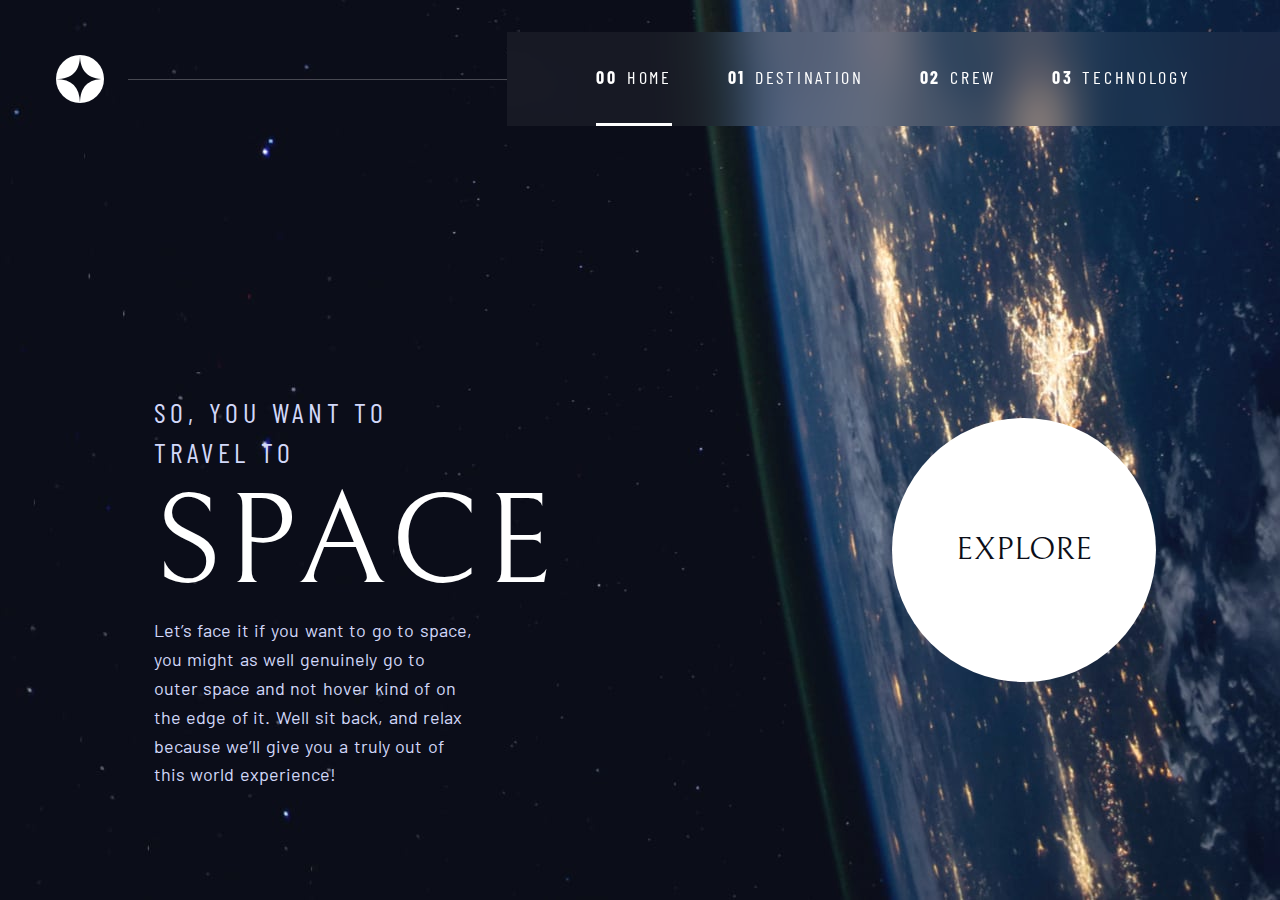
<file: index.html>
<!DOCTYPE html>
<html lang="en">
<head>
  <meta charset="UTF-8">
  <meta name="viewport" content="width=device-width, initial-scale=1.0">

  <link rel="icon" type="image/png" sizes="32x32" href="./assets/favicon-32x32.png">
  <!-- Google fonts -->
  <link rel="preconnect" href="https://fonts.googleapis.com">
  <link rel="preconnect" href="https://fonts.gstatic.com" crossorigin>
  <link href="https://fonts.googleapis.com/css2?family=Barlow+Condensed:wght@400;700&family=Bellefair&family=Barlow:wght@400;700&display=swap"
      rel="stylesheet">
      
  <!-- CSS -->
  <link rel="stylesheet" href="CSS/CSSMain.css">
  <title>Frontend Mentor | Space tourism website</title>
 
</head>


<!-- NAV BAR -->


<body class="home">
  <a class="skip-to-content" href="#main">Skip to content</a>
  <header class="primary-header flex">
    <div>
      <img src="./assets/shared/logo.svg" alt="space tourism logo" class="logo">
    </div>
    <button class="mobile-nav-toggle" aria-controls="primary-navigation"><span class="sr-only" aria-expanded="false">Menu</span></button>
    <nav>
        <ul id="primary-navigation" data-visible="false" class="primary-navigation underline-indicators flex">
            <li class="active"><a class="ff-sans-cond uppercase text-white letter-spacing-2" href="index.html"><span aria-hidden="true">00</span>Home</a>
            <li><a class="ff-sans-cond uppercase text-white letter-spacing-2" href="destination-moon.html"><span aria-hidden="true">01</span>Destination</a>
            <li><a class="ff-sans-cond uppercase text-white letter-spacing-2" href="crew-commander.html"><span aria-hidden="true">02</span>Crew</a>
            <li><a class="ff-sans-cond uppercase text-white letter-spacing-2" href="technology-vehicle.html"><span aria-hidden="true">03</span>Technology</a>
        </ul>
    </nav>
  </header>
  

  <!-- WEBSITE -->
  <main id="main" class="">
    <a href="destination-moon.html">
      <div class="explore-button">
        <a href="destination-moon.html" class="large-button uppercase ff-serif text-dark bg-white">Explore</a>
      </div>
    </a>
    <div class="space-text">
      <h1 class="text-accent fs-500 ff-sans-cond uppercase letter-spacing-1 space-h1">So, you want to travel to
        <span class="d-block fs-900 ff-serif text-white space-title">Space</span></h1>
      
      <p class="text-accent fs-400 ff-sans-normal space-body">Let’s face it if you want to go to space, you might as well genuinely go to 
      outer space and not hover kind of on the edge of it. Well sit back, and relax 
      because we’ll give you a truly out of this world experience! </p>
    </div>
   
  </main>


</body>
 <!-- Java -->
 <script src="JAVA/JavaMain.js" type="text/javascript" defer></script>
</html>
</file>
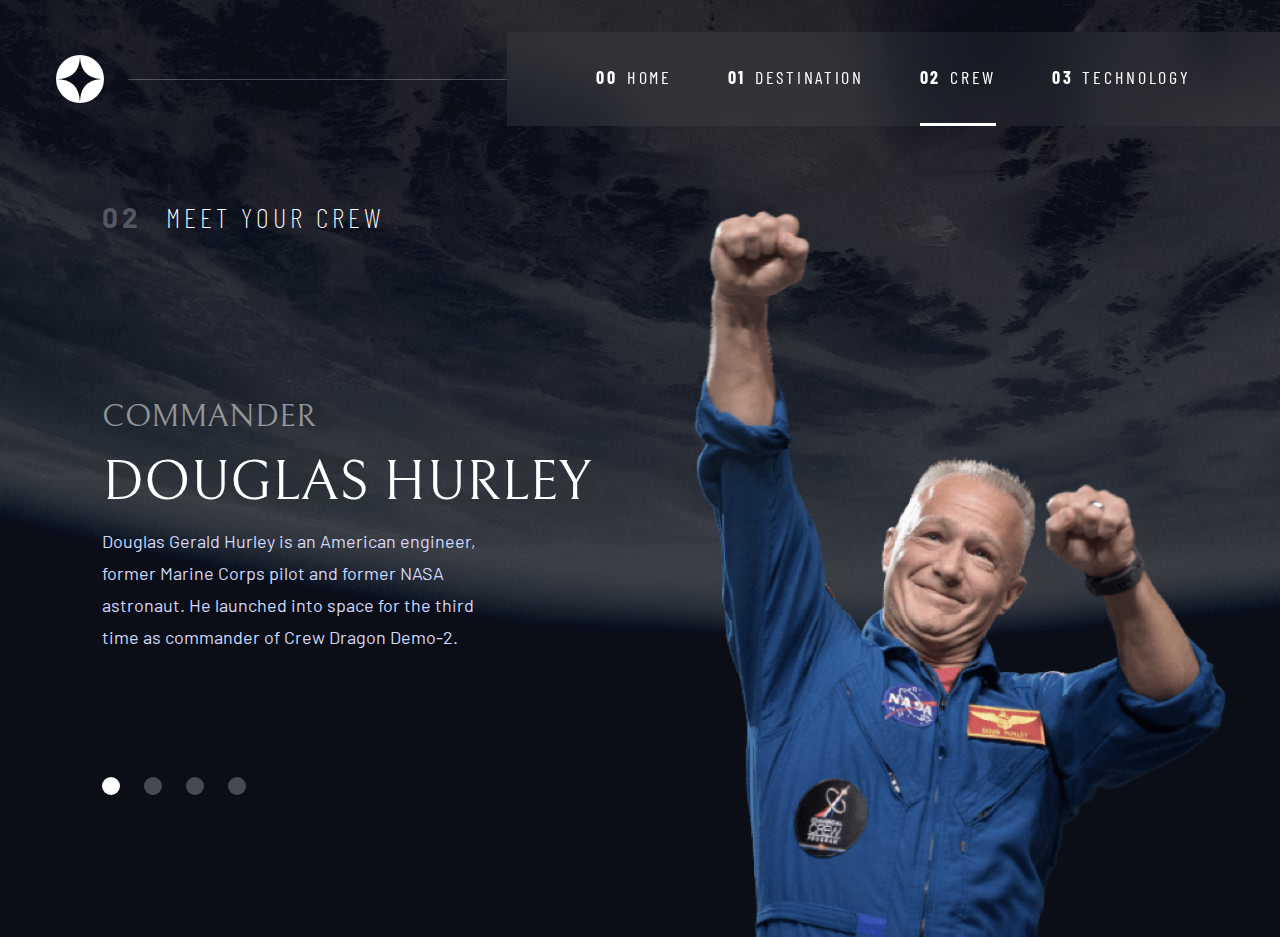
<file: crew-commander.html>
<!DOCTYPE html>
<html lang="en">
  <head>
    <meta charset="UTF-8">
    <meta name="viewport" content="width=device-width, initial-scale=1.0">
  
    <link rel="icon" type="image/png" sizes="32x32" href="./assets/favicon-32x32.png">
    <!-- Google fonts -->
    <link rel="preconnect" href="https://fonts.googleapis.com">
    <link rel="preconnect" href="https://fonts.gstatic.com" crossorigin>
    <link href="https://fonts.googleapis.com/css2?family=Barlow+Condensed:wght@400;700&family=Bellefair&family=Barlow:wght@400;700&display=swap"
        rel="stylesheet">
        
    <!-- Our custom CSS -->
    <link rel="stylesheet" href="CSS/CSSMain.css">
    <title>Frontend Mentor | Space tourism website</title>
   
  </head>


  <!-- NAV BAR -->

<body class="crew">

  <a class="skip-to-content" href="#main">Skip to content</a>
  <header class="primary-header flex">
    <div>
      <img src="./assets/shared/logo.svg" alt="space tourism logo" class="logo">
    </div>
    <button class="mobile-nav-toggle" aria-controls="primary-navigation"><span class="sr-only" aria-expanded="false">Menu</span></button>
    <nav>
        <ul id="primary-navigation" data-visible="false" class="primary-navigation underline-indicators flex">
            <li ><a class="ff-sans-cond uppercase text-white letter-spacing-2" href="index.html"><span aria-hidden="true">00</span>Home</a>
            <li><a class="ff-sans-cond uppercase text-white letter-spacing-2" href="destination-moon.html"><span aria-hidden="true">01</span>Destination</a>
            <li class="active"><a class="ff-sans-cond uppercase text-white letter-spacing-2" href="crew-commander.html"><span aria-hidden="true">02</span>Crew</a>
            <li><a class="ff-sans-cond uppercase text-white letter-spacing-2" href="technology-vehicle.html"><span aria-hidden="true">03</span>Technology</a>
        </ul>
    </nav>
  </header>


  <!-- WEBSITE -->


<main>
  <h1 class="crew-meet"><span class="crew-meet-span" aria-hidden="true">02</span> Meet your crew</h1>
    
  <!-- IMAGES -->

  <!-- COMMANDED IMG -->
  <picture id="commander-img">
      <img class="crew-img" src="assets/crew/image-douglas-hurley.png" alt="Douglas Hurley">
    </picture>

  <!-- SPECIALIST IMG-->
  <picture hidden id="specialist-img">
    <img class="crew-img-2" src="assets/crew/image-mark-shuttleworth.png" alt="mark shuttleworth">
  </picture>

  <!-- PILOT IMG-->
  <picture hidden id="pilot-img">
    <img class="crew-img-3" src="assets/crew/image-victor-glover.png" alt="victor glover">
  </picture>
  <!-- FLIGHT ENGINEER IMG-->
  <picture hidden id="flight-img">
    <img class="crew-img-4" src="assets/crew/image-anousheh-ansari.png" alt="anousheh ansari">
  </picture>

  <hr class="crew-hr">




    <!-- DOT BOX= -->
    <div class="dot-box-container">
      <div class="dot-box dot-focus" role="tablist" aria-label="crew list">
        <button class="dot-button" aria-selected="true" role="tab" aria-controls="commander-tab" tabindex="0" data-image="commander-img"></button>
        <button class="dot-button" aria-selected="false" role="tab" aria-controls="specialist-tab" tabindex="-1" data-image="specialist-img"></button>
        <button class="dot-button" aria-selected="false" role="tab" aria-controls="pilot-tab" tabindex="-1" data-image="pilot-img"></button>
        <button class="dot-button" aria-selected="false" role="tab" aria-controls="flight-tab" tabindex="-1" data-image="flight-img"></button>
      </div>
  </div>



  <!-- WEBSITE CONTENT -->


    <!-- COMMANDER -->
    <article class="crew-group" id="commander-tab" tabindex="0" role="tabpanel">
      <h4 class="crew-title">Commander</h4>
      <h2 class="crew-name">Douglas Hurley</h2>

      <p class="crew-body text-accent">Douglas Gerald Hurley is an American engineer, former Marine Corps pilot 
        and former NASA astronaut. He launched into space for the third time as 
        commander of Crew Dragon Demo-2.</p>
    </article>


    <!-- SPECIALIST -->
    <article class="crew-group" id="specialist-tab" tabindex="-1" role="tabpanel" hidden>
      <h4 class="crew-title">Mission Specialist</h4>
      <h2 class="crew-name">Mark Shuttleworth</h2>

      <p class="crew-body text-accent">Mark Richard Shuttleworth is the founder and CEO of Canonical, the company behind 
        the Linux-based Ubuntu operating system. Shuttleworth became the first South 
        African to travel to space as a space tourist.</p>
    </article>


    <!-- PILOT -->
    <article class="crew-group" id="pilot-tab" tabindex="-1" role="tabpanel" hidden>
      <h4 class="crew-title">Pilot</h4>
      <h2 class="crew-name">Victor Glover</h2>

      <p class="crew-body text-accent">Pilot on the first operational flight of the SpaceX Crew Dragon to the 
        International Space Station. Glover is a commander in the U.S. Navy where 
        he pilots an F/A-18.He was a crew member of Expedition 64, and served as a 
        station systems flight engineer.</p>
    </article>


    <!-- FLIGHT ENGINEER -->
    <article class="crew-group" id="flight-tab" tabindex="-1" role="tabpanel" hidden>
      <h4 class="crew-title">Flight Engineer</h4>
      <h2 class="crew-name">Anousheh Ansari</h2>

      <p class="crew-body text-accent">Anousheh Ansari is an Iranian American engineer and co-founder of Prodea Systems. 
        Ansari was the fourth self-funded space tourist, the first self-funded woman to 
        fly to the ISS, and the first Iranian in space.</p>
    </article>



  </main>
</body>
 <!-- Java -->
 <script src="JAVA/JavaMain.js" type="text/javascript" defer></script>
</html>
</file>
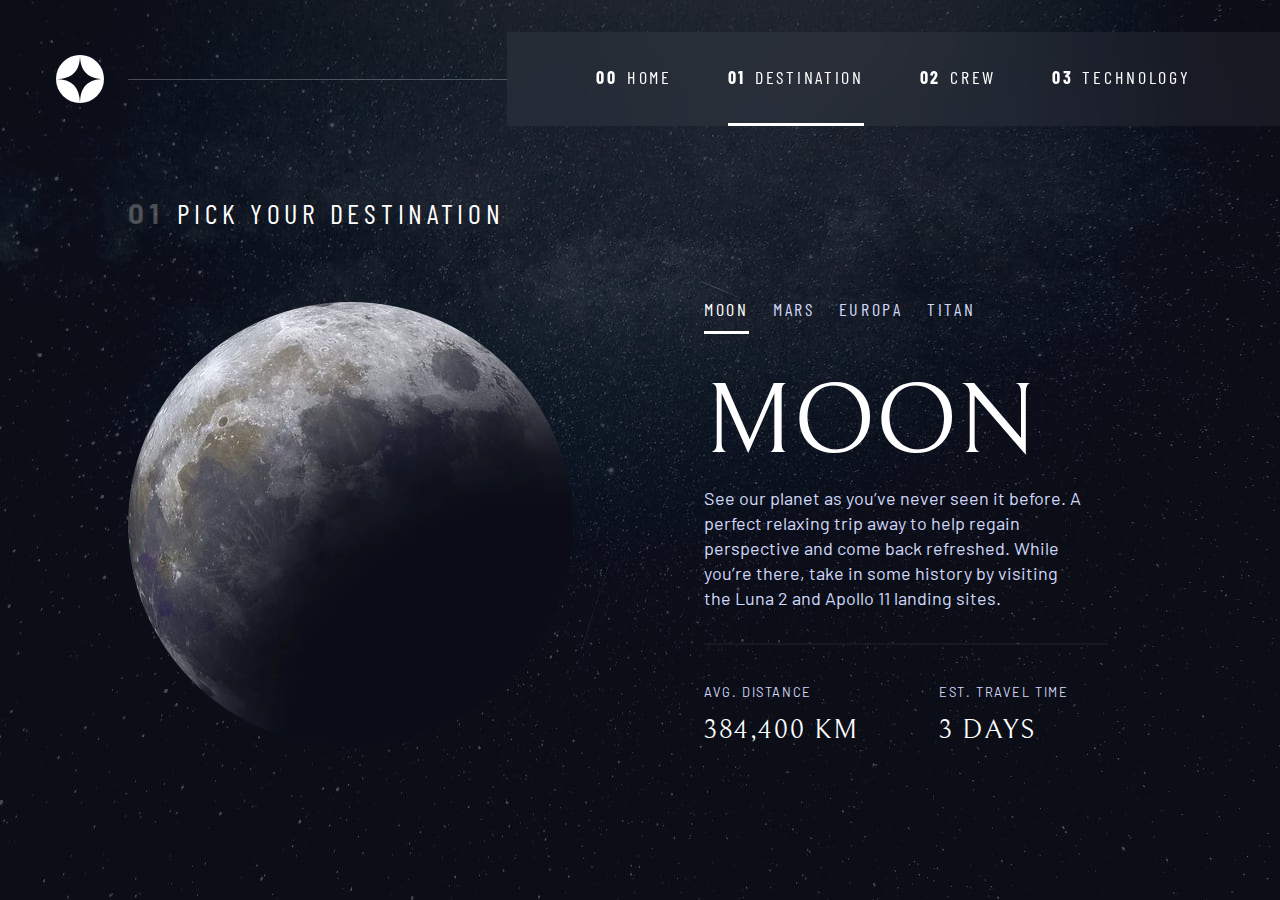
<file: destination-moon.html>
<!DOCTYPE html>
<html lang="en">
<head>
  <meta charset="UTF-8">
  <meta name="viewport" content="width=device-width, initial-scale=1.0">

  <link rel="icon" type="image/png" sizes="32x32" href="./assets/favicon-32x32.png">
  <!-- Google fonts -->
  <link rel="preconnect" href="https://fonts.googleapis.com">
  <link rel="preconnect" href="https://fonts.gstatic.com" crossorigin>
  <link href="https://fonts.googleapis.com/css2?family=Barlow+Condensed:wght@400;700&family=Bellefair&family=Barlow:wght@400;700&display=swap"
      rel="stylesheet">
      
  <!-- Our custom CSS -->
  <link rel="stylesheet" href="CSS/CSSMain.css">
  <title>Frontend Mentor | Space tourism website</title>
  
</head>


<!-- NAV BAR -->

<body class="destination">
  <a class="skip-to-content" href="#main">Skip to content</a>
  <header class="primary-header flex">
    <div>
      <img src="./assets/shared/logo.svg" alt="space tourism logo" class="logo">
    </div>
    <button class="mobile-nav-toggle" aria-controls="primary-navigation"><span class="sr-only" aria-expanded="false">Menu</span></button>
    <nav>
        <ul id="primary-navigation" data-visible="false" class="primary-navigation underline-indicators flex">
            <li ><a class="ff-sans-cond uppercase text-white letter-spacing-2" href="index.html"><span aria-hidden="true">00</span>Home</a>
            <li class="active"> <a class="ff-sans-cond uppercase text-white letter-spacing-2" href="destination-moon.html"><span aria-hidden="true">01</span>Destination</a>
            <li><a class="ff-sans-cond uppercase text-white letter-spacing-2" href="crew-commander.html"><span aria-hidden="true">02</span>Crew</a>
            <li><a class="ff-sans-cond uppercase text-white letter-spacing-2" href="technology-vehicle.html"><span aria-hidden="true">03</span>Technology</a>
        </ul>
    </nav>
  </header>


  <!-- WEBSITE -->
  
  <main id="main" class="">

    <!-- TITLE -->
    <h1 class="pick-destination"><span class="pick-destination-span" aria-hidden="true">01</span> Pick your destination</h1>
    


<!-- IMAGES -->


    <!-- MOON IMG -->
    <div class= "planet-container">
      <picture class= "planet-img" id="moon-image">
        <source srcset="assets/destination/image-moon.webp" type="image/webp">
        <img  src="assets/destination/image-moon.png" alt="the moon">
      </picture>
    </div>

    <!-- MARS IMG -->
    <div class= "planet-container" >
      <picture   class= "planet-img" hidden id="mars-image">
        <source srcset="assets/destination/image-mars.webp" type="image/webp">
        <img  src="assets/destination/image-mars.png" alt="planet mars">
      </picture>
    </div>

    <!-- EUROPA IMG -->
    <div class= "planet-container">
      <picture  class= "planet-img" hidden id="europa-image">
        <source srcset="assets/destination/image-europa.webp" type="image/webp">
        <img  src="assets/destination/image-europa.png" alt="planet Europa">
      </picture>
    </div>

    <!-- TITAN IMG -->
    <div class= "planet-container">
      <picture  class= "planet-img" hidden id="titan-image">
        <source srcset="assets/destination/image-titan.webp" type="image/webp">
        <img  src="assets/destination/image-titan.png" alt="planet Titan">
      </picture>
    </div>
  
  <!-- TABS -->
  <div class="tab-container">
    <div class="tab-list underline-indicators" role="tablist" aria-label="destination list">
        <button class="uppercase ff-sans-cond text-accent letter-spacing-2" aria-selected="true" role="tab" aria-controls="moon-tab" tabindex="0" data-image="moon-image">Moon</button>
        <button class="uppercase ff-sans-cond text-accent letter-spacing-2" aria-selected="false" role="tab" aria-controls="mars-tab" tabindex="-1" data-image="mars-image">Mars</button>
        <button class="uppercase ff-sans-cond text-accent letter-spacing-2" aria-selected="false" role="tab" aria-controls="europa-tab" tabindex="-1" data-image="europa-image">Europa</button>
        <button class="uppercase ff-sans-cond text-accent letter-spacing-2" aria-selected="false" role="tab" aria-controls="titan-tab" tabindex="-1" data-image="titan-image">Titan</button>
    </div>
  </div>

<!-- WEBSITE CONTENT -->

  <!-- MOON ARTICLE -->
    <article class="copy-container" >
      <div class="planet-info" id="moon-tab" tabindex="0" role="tabpanel">
          <h2 class="fs-800 uppercase ff-serif planet-name">Moon</h2>

          <p class="text-accent ff-sans-normal planet-text fs-400">See our planet as you’ve never seen it before. A perfect relaxing trip away to help 
          regain perspective and come back refreshed. While  you’re there, take in some history 
          by visiting the Luna 2 and Apollo 11 landing sites.</p>

          <hr class="planet-hr">
      
          <div class=" planet-stats">
            <div>
              <h3 class="text-accent fs-200 uppercase stat-name">Avg. distance</h3>
              <p class="ff-serif uppercase stat-value">384,400 km</p>
            </div>
            <div>
              <h3 class="text-accent fs-200 uppercase stat-name">Est. travel time</h3>
              <p class="ff-serif uppercase stat-value">3 days</p>
            </div>
          </div>
      </div>
    </article>

  <!-- MARS ARTICLE -->
  
    <article class="copy-container" >
      <div class="planet-info" id="mars-tab" tabindex="-1" role="tabpanel" hidden>
        <h2 class="fs-800 uppercase ff-serif planet-name">Mars</h2>

        <p class="text-accent ff-sans-normal planet-text fs-400">Don’t forget to pack your hiking boots. You’ll need them to tackle Olympus Mons, 
          the tallest planetary mountain in our solar system. It’s two and a half times 
          the size of Everest!</p>

        <hr class="planet-hr">
        
        <div class=" planet-stats">
          <div>
            <h3 class="text-accent fs-200 uppercase stat-name">Avg. distance</h3>
            <p class="ff-serif uppercase stat-value">225 mil. km</p>
          </div>
          <div>
            <h3 class="text-accent fs-200 uppercase stat-name">Est. travel time</h3>
            <p class="ff-serif uppercase stat-value">9 months</p>
          </div>
      </div>
    </article>
    

    <!-- EUROPA ARTICLE -->
    <article  class="copy-container" >
      <div class="planet-info" id="europa-tab" tabindex="-1" role="tabpanel" hidden>
        <h2 class="fs-800 uppercase ff-serif planet-name">Europa</h2>

        <p class="text-accent ff-sans-normal planet-text fs-400">The smallest of the four Galilean moons orbiting Jupiter, Europa is a 
          winter lover’s dream. With an icy surface, it’s perfect for a bit of 
          ice skating, curling, hockey, or simple relaxation in your snug 
          wintery cabin.</p>

        <hr class="planet-hr">
        
        <div class=" planet-stats">
          <div>
            <h3 class="text-accent fs-200 uppercase stat-name">Avg. distance</h3>
            <p class="ff-serif uppercase stat-value">628 mil. km</p>
          </div>
          <div>
            <h3 class="text-accent fs-200 uppercase stat-name">Est. travel time</h3>
            <p class="ff-serif uppercase stat-value">3 years</p>
          </div>
        </div>
    </div>
    </article>


     <!-- TITAN ARTICLE -->
     <article  class="copy-container"  >
      <div class="planet-info" id="titan-tab" tabindex="-1" role="tabpanel" hidden>
        <h2 class="fs-800 uppercase ff-serif planet-name">Titan</h2>

        <p class="text-accent ff-sans-normal planet-text fs-400">The only moon known to have a dense atmosphere other than Earth, Titan 
          is a home away from home (just a few hundred degrees colder!). As a 
          bonus, you get striking views of the Rings of Saturn.</p>

        <hr class="planet-hr">
        
        <div class=" planet-stats">
          <div>
            <h3 class="text-accent fs-200 uppercase stat-name">Avg. distance</h3>
            <p class="ff-serif uppercase stat-value">1.6 bil. km</p>
          </div>
          <div>
            <h3 class="text-accent fs-200 uppercase stat-name">Est. travel time</h3>
            <p class="ff-serif uppercase stat-value">7 years</p>
          </div>
        </div>
    </div>
    </article>
  </main>
  
<body>


  
</body>
<!-- Java -->
<script src="JAVA/JavaMain.js" type="text/javascript" defer></script>
</html>
</file>
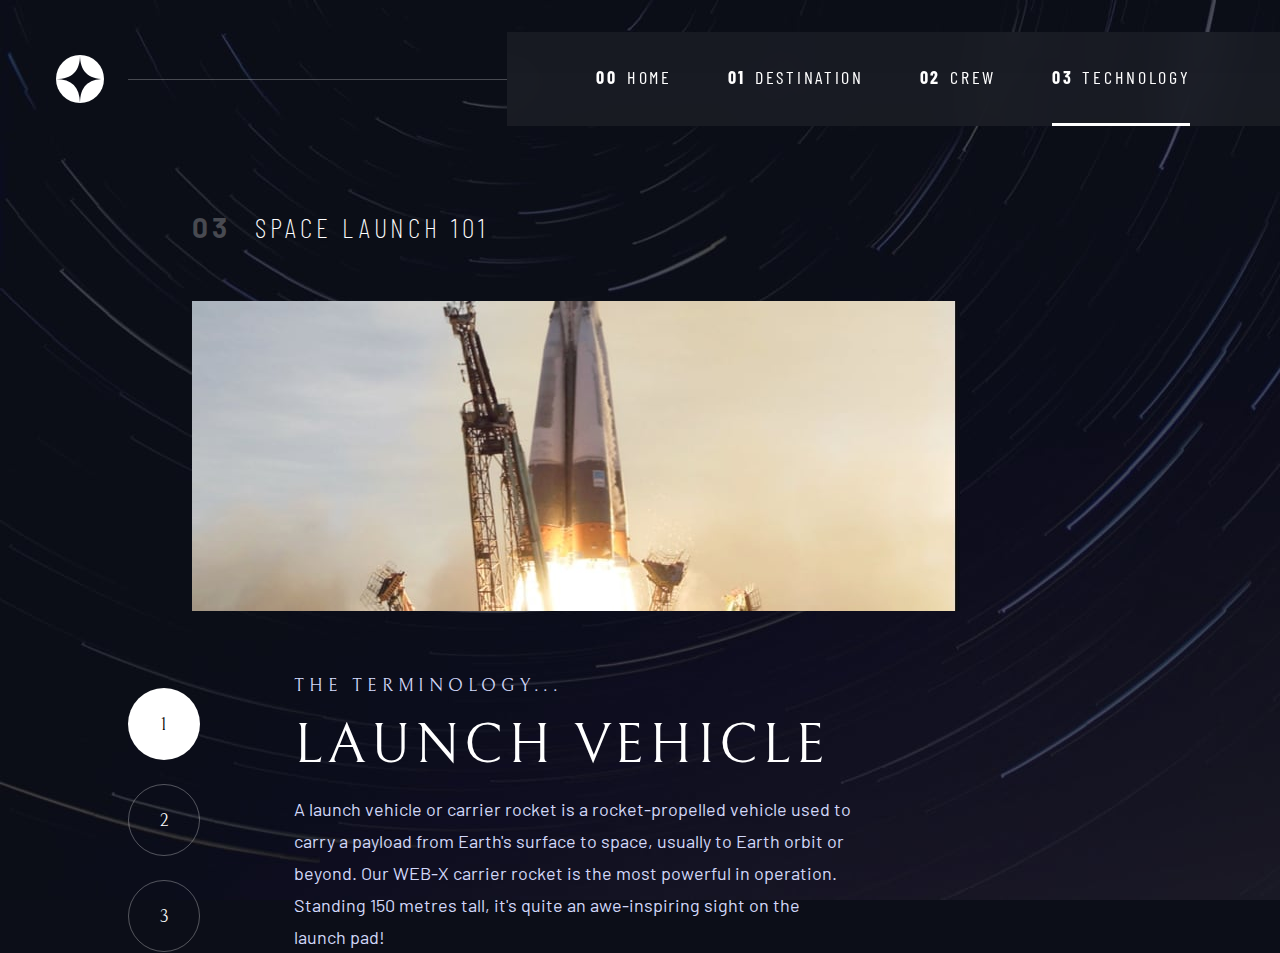
<file: technology-vehicle.html>
<!DOCTYPE html>
<html lang="en">
  <head>
    <meta charset="UTF-8">
    <meta name="viewport" content="width=device-width, initial-scale=1.0">
  
    <link rel="icon" type="image/png" sizes="32x32" href="./assets/favicon-32x32.png">
    <!-- Google fonts -->
    <link rel="preconnect" href="https://fonts.googleapis.com">
    <link rel="preconnect" href="https://fonts.gstatic.com" crossorigin>
    <link href="https://fonts.googleapis.com/css2?family=Barlow+Condensed:wght@400;700&family=Bellefair&family=Barlow:wght@400;700&display=swap"
        rel="stylesheet">
        
    <!-- Our custom CSS -->
    <link rel="stylesheet" href="CSS/CSSMain.css">
    <title>Frontend Mentor | Space tourism website</title>
    
  </head>

<!-- NAV BAR -->

<body class="tech">
  <a class="skip-to-content" href="#main">Skip to content</a>
  <header class="primary-header flex">
    <div>
      <img src="./assets/shared/logo.svg" alt="space tourism logo" class="logo">
    </div>
    <button class="mobile-nav-toggle" aria-controls="primary-navigation"><span class="sr-only" aria-expanded="false">Menu</span></button>
    <nav>
        <ul id="primary-navigation" data-visible="false" class="primary-navigation underline-indicators flex">
            <li ><a class="ff-sans-cond uppercase text-white letter-spacing-2" href="index.html"><span aria-hidden="true">00</span>Home</a>
            <li><a class="ff-sans-cond uppercase text-white letter-spacing-2" href="destination-moon.html"><span aria-hidden="true">01</span>Destination</a>
            <li><a class="ff-sans-cond uppercase text-white letter-spacing-2" href="crew-commander.html"><span aria-hidden="true">02</span>Crew</a>
            <li class="active"><a class="ff-sans-cond uppercase text-white letter-spacing-2" href="technology-vehicle.html"><span aria-hidden="true">03</span>Technology</a>
        </ul>
    </nav>
  </header>


  <!-- Website -->
<main>

<!-- HEADER -->
  <div class="tech-title-div">
    <h1 class="tech-title"><span class="tech-title-span" aria-hidden="true">03</span> Space launch 101</h1>
  </div>


  <!-- IMAGES -->

   <!-- LAUNCH VEHICLE -->
  <div class="tech-img-div" >
    <picture class="tech-img" id="tech-img">
      <source claimage-launch-vehicle-portraits="" srcset="assets/technology/image-launch-vehicle-portrait.jpg" media="(min-width: 86.25rem)">
      <img src="assets/technology/image-launch-vehicle-landscape.jpg">
    </picture>
  </div>

  <!-- SPACEPORT -->
  <div class="tech-img-div" >
    <picture class="tech-img" id="spaceport-img" hidden>
      <source claimage-launch-vehicle-portraits="" srcset="assets/technology/image-spaceport-portrait.jpg" media="(min-width: 86.25rem)">
      <img src="assets/technology/image-spaceport-landscape.jpg">
    </picture>
  </div>

  <!-- SPACE CAPSULE -->
  <div class="tech-img-div" >
    <picture class="tech-img" id="capsule-img" hidden>
      <source claimage-launch-vehicle-portraits="" srcset="assets/technology/image-space-capsule-portrait.jpg" media="(min-width: 86.25rem)">
      <img src="assets/technology/image-space-capsule-landscape.jpg">
    </picture>
  </div>



  <!-- DOT BOX -->
  <div class="tech-dot-box dot-box-focus" role="tablist" aria-label="technology list">
  <button class="tech-dot-button text-white ff-serif" aria-selected="true" role="tab" aria-controls="launch-tab" tabindex="0" data-image="tech-img">1</button>
  <button class="tech-dot-button text-white ff-serif" aria-selected="false" role="tab" aria-controls="spaceport-tab" tabindex="-1" data-image="spaceport-img">2</button>
  <button class="tech-dot-button text-white ff-serif" aria-selected="false" role="tab" aria-controls="capsule-tab" tabindex="-1" data-image="capsule-img">3</button>
  </div>


    <!-- CONTENT -->

  <!-- LAUNCH VEHICLE -->
  <article class="tech-article" id="launch-tab" tabindex="0" role="tabpanel">
    <h3 class="tech-label text-accent fs-400 ff-serif uppercase letter-spacing-1">The terminology...</h3>
    <h1 class="tech-main text-white fs-700 ff-serif uppercase letter-spacing-1">Launch vehicle</h1>
    

    <p class="tech-body text-accent ff-sans-normal fs-400">A launch vehicle or carrier rocket is a rocket-propelled vehicle used to carry a 
      payload from Earth's surface to space, usually to Earth orbit or beyond. Our 
      WEB-X carrier rocket is the most powerful in operation. Standing 150 metres tall, 
      it's quite an awe-inspiring sight on the launch pad!</p>
</article>



<!-- SPACEPORT -->
<article hidden class="tech-article" id="spaceport-tab" tabindex="-1" role="tabpanel">
  <h3 class="tech-label text-accent fs-400 ff-serif uppercase letter-spacing-1">The terminology...</h3>
  <h1 class="tech-main text-white fs-700 ff-serif uppercase letter-spacing-1">Spaceport</h1>
  

  <p class="tech-body text-accent ff-sans-normal fs-400">A spaceport or cosmodrome is a site for launching (or receiving) spacecraft, 
    by analogy to the seaport for ships or airport for aircraft. Based in the 
    famous Cape Canaveral, our spaceport is ideally situated to take advantage 
    of the Earth’s rotation for launch.</p>
</article> 



<!-- SPACE CAPSULE -->
<article hidden class="tech-article" id="capsule-tab" tabindex="-1" role="tabpanel">
  <h3 class="tech-label text-accent fs-400 ff-serif uppercase letter-spacing-1">The terminology...</h3>
  <h1 class="tech-main text-white fs-700 ff-serif uppercase letter-spacing-1">Space capsule</h1>
  

  <p class="tech-body text-accent ff-sans-normal fs-400">  A space capsule is an often-crewed spacecraft that uses a blunt-body reentry 
    capsule to reenter the Earth's atmosphere without wings. Our capsule is where 
    you'll spend your time during the flight. It includes a space gym, cinema, 
    and plenty of other activities to keep you entertained.</p>



</article> 
</main>
</body>
<!-- Java -->
<script src="JAVA/JavaMain.js" type="text/javascript" defer></script>
</html>
</file>
<file: CSS/CSSMain.css>
/* ------------------- */
/* Custom properties   */
/* ------------------- */

:root {
    /* colors */
    --clr-dark: 230 35% 7%;
    --clr-light: 231 77% 90%;
    --clr-white: 0 0% 100%;
    
    /* font-sizes */
    --fs-900: clamp(5rem, 22vw + 1rem, 9.375rem);
    --fs-800: 3.5rem;
    --fs-700: 1.5rem;
    --fs-600: 1rem;
    --fs-500: 1rem;
    --fs-400: 0.9375rem;
    --fs-300: 1rem;
    --fs-200: 0.875rem;
    
    /* font-families */
    --ff-serif: "Bellefair", serif;
    --ff-sans-cond: "Barlow Condensed", sans-serif;
    --ff-sans-normal: "Barlow", sans-serif;
}


@media (min-width: 35em) {
    :root {
        --fs-800: 5rem;
        --fs-700: 2.5rem;
        --fs-600: 1.5rem;
        --fs-500: 1.25rem;
        --fs-400: 1rem;
    }
}

@media (min-width: 45em) {
    :root {
        /* font-sizes */
        --fs-800: 6.25rem;
        --fs-700: 3.5rem;
        --fs-600: 2rem;
        --fs-500: 1.75rem;
        --fs-400: 1.125rem;
    }
}


/* ------------------- */
/* Reset               */
/* ------------------- */

/* https://piccalil.li/blog/a-modern-css-reset/ */

/* Box sizing */
*,
*::before,
*::after {
    box-sizing: border-box;
}

/* Reset margins */
body,
h1,
h2,
h3,
h4,
h5,
p,
figure,
picture {
    margin: 0; 
}

h1,
h2,
h3,
h4,
h5,
h6,
p {
    font-weight: 400;
}

/* set up the body */
body {
    font-family: var(--ff-sans-normal);
    font-size: var(--fs-400);
    color: hsl( var(--clr-white) );
    background-color: hsl( var(--clr-dark) );
    line-height: 1.5;
    min-height: 100vh;
    
    display: grid;
    grid-template-rows: min-content 1fr;
    
    overflow-x: hidden;
}

/* make images easier to work with */
img,
picutre {
    max-width: 100%;
    display: block;
}

/* make form elements easier to work with */
input,
button,
textarea,
select {
    font: inherit;
}

/* remove animations for people who've turned them off */
@media (prefers-reduced-motion: reduce) {  
  *,
  *::before,
  *::after {
    animation-duration: 0.01ms !important;
    animation-iteration-count: 1 !important;
    transition-duration: 0.01ms !important;
    scroll-behavior: auto !important;
  }
}


/* ------------------- */
/* Utility classes     */
/* ------------------- */

/* general */

.sr-only {
  position: absolute; 
  width: 1px;
  height: 1px;
  padding: 0;
  margin: -1px; 
  overflow: hidden;
  clip: rect(0, 0, 0, 0);
  white-space: nowrap; /* added line */
  border: 0;
}

.skip-to-content {
    position: absolute;
    z-index: 9999;
    background: hsl( var(--clr-white) );
    color: hsl( var(--clr-dark) ); 
    padding: .5em 1em;
    margin-inline: auto;
    transform: translateY(-100%);
    transition: transform 250ms ease-in;
}

.skip-to-content:focus {
    transform: translateY(0);
}

/* colors */

.bg-dark { background-color: hsl( var(--clr-dark) );}
.bg-accent { background-color: hsl( var(--clr-light) );}
.bg-white { background-color: hsl( var(--clr-white) );}

.text-dark { color: hsl( var(--clr-dark) );}
.text-accent { color: hsl( var(--clr-light) );}
.text-white { color: hsl( var(--clr-white) );}

/* typography */

.ff-serif { font-family: var(--ff-serif); } 
.ff-sans-cond { font-family: var(--ff-sans-cond); } 
.ff-sans-normal { font-family: var(--ff-sans-normal); } 

.letter-spacing-1 { letter-spacing: 4.75px; } 
.letter-spacing-2 { letter-spacing: 2.7px; } 
.letter-spacing-3 { letter-spacing: 2.35px; } 

.uppercase { text-transform: uppercase; }

.fs-900 { font-size: var(--fs-900); }
.fs-800 { font-size: var(--fs-800); }
.fs-700 { font-size: var(--fs-700); }
.fs-600 { font-size: var(--fs-600); }
.fs-500 { font-size: var(--fs-500); }
.fs-400 { font-size: var(--fs-400); }
.fs-300 { font-size: var(--fs-300); }
.fs-200 { font-size: var(--fs-200); }

.fs-900,
.fs-800,
.fs-700,
.fs-600 {
    line-height: 1.1;
}



/* ------------------- */
/* Compontents         */
/* ------------------- */


/* primary-header */

.flex {
    display: flex;
    gap: var(--gap, 1rem);
}

.logo {
    margin: 1.5rem clamp(1.5rem, 5vw, 3.5rem);
}

.primary-header {
    justify-content: space-between;
    align-items: center;
}

.primary-navigation {
    --gap: clamp(1.5rem, 5vw, 3.5rem);
    --underline-gap: 2rem;
    list-style: none;
    padding: 0;
    margin: 0;
    background: hsl( var(--clr-white) / 0.05);
    backdrop-filter: blur(1.5rem);
}

.primary-navigation a {
    text-decoration: none;
}

.primary-navigation a > span {
    font-weight: 700;
    margin-right: .5em;
}

.mobile-nav-toggle {
    display: none;
}

@media (max-width: 35rem) {
    .primary-navigation {
        --underline-gap: .5rem;
        position: fixed;
        z-index: 1000;
        inset: 0 0 0 30%;
        list-style: none;
        padding: min(20rem, 15vh) 2rem;
        margin: 0;
        flex-direction: column;
        transform: translateX(100%);
        transition: transform 500ms ease-in-out;
    }
    
    .primary-navigation[data-visible="true"] {
        transform: translateX(0);
    }
    
    .primary-navigation.underline-indicators > .active {
       border: 0;
    }
    
    .mobile-nav-toggle {
        display: block;
        position: absolute;
        z-index: 2000;
        right: 1rem;
        top: 2rem;
        background: transparent;
        background-repeat: no-repeat;
        background-position: center;
        width: 1.5rem;
        aspect-ratio: 1;
        background-image: url("/assets/shared/icon-hamburger.svg");
        border: none;
    }
    
    .mobile-nav-toggle[aria-expanded="true"] {
        background-image: url("/assets/shared/icon-close.svg");

    }
    
    .mobile-nav-toggle:focus-visible {
        outline: 5px solid white;
        outline-offset: 5px;
    }
    
}

@media (min-width: 35em) {
    .primary-navigation {
        padding-inline: clamp(3rem, 7vw, 7rem);
    }
}

@media (min-width: 35em) and (max-width: 44.999em) {
    .primary-navigation a > span {
        display: none;
    }
}

@media (min-width: 45em) {
    
     .primary-header::after {
         content: '';
         display: block;
         position: relative;
         height: 1px;
         width: 100%;
         margin-right: -2.5rem;
         background: hsl( var(--clr-white) / .25);
         order: 1;
     }
     
    nav {
        order: 2;
    }
    
    .primary-navigation {
        margin-block: 2rem;
    }
    
   
}




/* ----------------------------- */
/* Layout                        */
/* ----------------------------- */


/* HOME MOBILE MEDIA */
/* HOME MOBILE MEDIA */
/* HOME MOBILE MEDIA */

.space-text {
    text-align: center;
    display: flex;
    position: relative;
    flex-direction: column;
    top: -14rem;
}

.space-h1 {
    line-height: 1.5rem;
    padding-top: 5rem;
}

.space-title {
    line-height: 9rem;
    padding-top: 18%;
}


.space-body {
    padding-top: 0rem;
    line-height: 1.8rem;
    padding-left: 2rem;
    padding-right: 2rem;
    word-spacing: 0.1rem;
}


/* EXPLORE BUTTON */
.explore-button {
    position: relative;
    top: 30rem;
    display: flex;
    width: 100%;
    justify-content: center;
}

.large-button {
    font-size: 2rem;
    position: relative;
    z-index: 1;
    display: inline-grid;
    place-items: center;
    padding: 0 1.2em;
    border-radius: 50%;
    aspect-ratio: 1;
    text-decoration: none;
}


.large-button::after {
    content: '';
    position: absolute;
    z-index: -1;
    width: 100%;
    height: 100%;
    background: hsl( var(--clr-white) / .1);
    border-radius: 50%;
    opacity: 0;
    transition: opacity 500ms linear, transform 750ms ease-in-out;
}
 
.large-button:hover::after,
.large-button:focus::after {
    opacity: 1;
    transform: scale(1.5);
}




/* HOME TABLET MEDIA */
/* HOME TABLET MEDIA */
/* HOME TABLET MEDIA */

@media (min-width: 52.4rem) {

 .space-text {
    display: flex;
    position: absolute;
    flex-direction: column;
    width: 70%;
    justify-items: left;
    top: 20%;
    /* left: none; */
    right: 15%;
    text-align: center;
    margin: auto;
    overflow: visible;
}

.space-h1 {
    line-height: 2.5rem;
    padding-top: 0rem;
}

.space-title {
    line-height: 9rem;
    padding-top: 18%;
}

.space-title {
    font-size: 8rem;
}


.space-body {
    padding-top: 0%;
    line-height: 1.8rem;
    padding-left: 0rem;
    padding-right: 0rem;
    word-spacing: 0.1rem;
    left: 0%;
}

}


/* HOME DESKTOP MEDIA*/
/* HOME DESKTOP MEDIA*/
/* HOME DESKTOP MEDIA*/

@media (min-width: 52.5rem) { 

    .space-text {
        display: flex;
        position: relative;
        flex-direction: column;
        width: 25%;
        justify-items: left;
        top: -4%;
        left: 12%;
        text-align: left;
        margin: 0;
    }
    
    .space-h1 {
        line-height: 2.5rem;
        padding-top: 0rem;
    }
    
    .space-title {
        line-height: 9rem;
        padding-top: 0rem;
    }


    
    .space-body {
        padding-top: 0rem;
        line-height: 1.8rem;
        padding-left: 0rem;
        padding-right: 0rem;
        word-spacing: 0.1rem;
        left: 0%;
    }
    
    
    /* Large Button */
    
    .explore-button {
        position: relative;
        top: 35%;
        display: flex;
        width: 0%;
        justify-content: none;
        right: -80%;
        margin-right: 30%;
    }
    
    
    .large-button {
        font-size: 2rem;
        position: relative;
        z-index: 1;
        display: inline-grid;
        place-items: center;
        padding: 0 2em;
        border-radius: 50%;
        aspect-ratio: 1;
        text-decoration: none;
    }
    
    
    .large-button::after {
        content: '';
        position: absolute;
        z-index: -1;
        width: 100%;
        height: 100%;
        background: hsl( var(--clr-white) / .1);
        border-radius: 50%;
        opacity: 0;
        transition: opacity 500ms linear, transform 750ms ease-in-out;
    }
    }



/* DESTINATION MOBILE MEDIA */
/* DESTINATION MOBILE MEDIA */
/* DESTINATION MOBILE MEDIA */

/* PICK DESTINATION */

.pick-destination {
    font-family: var(--ff-sans-cond);
    font-size: 1rem;
    text-transform: uppercase;
    letter-spacing: 4.72px; 
    font-weight: 400;
    position: absolute;
    top: 7rem;
    display: flex;
    width: 100%;
    justify-content: center;
}

.pick-destination-span {
    font-family: var(--ff-sans-normal);
    margin-right: .5em;
    font-weight: 700;
    color: hsl( var(--clr-white) / .25);
}


.planet-container {
    position: relative;
    width: 100%;
    display: flex;
    justify-content: center;
    top: 5rem;
}

.planet-img {
    width: 12rem;
    height: auto;
    position: absolute;
}

/* PLANET TABS */

.tab-container{
    width: 100%;
    position: absolute;
    display: flex;
    justify-content: center;
    top: 25rem;
}
.tab-list {
    --gap: 2rem;
    display: flex;
    gap: 1.5rem;
    position: absolute;
}




.underline-indicators > * {
    cursor: pointer;
    padding: var(--underline-gap, .5rem) 0;
    border: 0;
    border-bottom: .2rem solid hsl( var(--clr-white) / 0 );
    background-color: transparent;
}

.underline-indicators > *:hover,
.underline-indicators > *:focus {
    border-color: hsl( var(--clr-white) / .5);
}

.underline-indicators > .active,
.underline-indicators > [aria-selected="true"] {
    color: hsl( var(--clr-white) / 1);
    border-color: hsl( var(--clr-white) / 1); 
}


/* PLANET INFO */
.planet-info {
    position: absolute;
    top: 30rem;
}
.planet-name {
    text-align: center;
}

.planet-text {
    text-align: center;
    width: 85%;
    margin: auto;
    line-height: 25px;
    padding-top: 0.5rem;
}

.planet-hr {
    width: 80%;
    border: 1px solid;
    opacity: 10%;
    margin-top: 1.5rem;
}

.planet-stats {
    text-align: center;
}

.stat-name {
    font-size: 0.8rem;
    letter-spacing: 0.1rem;
    margin-top: 1.8rem;
}

.stat-value {
    font-size: 1.7rem;
    letter-spacing: 0.1rem;
    margin-top: 0.5rem;
}


/* DESTINATION TABLET MEDIA */
/* DESTINATION TABLET MEDIA */
/* DESTINATION TABLET MEDIA */

@media (min-width: 35rem) {

.pick-destination {
    font-family: var(--ff-sans-cond);
    font-size: 1.25rem;
    text-transform: uppercase;
    letter-spacing: 4.72px; 
    font-weight: 400;
    position: absolute;
    top: 9rem;
    display: flex;
    width: 100%;
    justify-content: left;
    left: 3rem;
}

.pick-destination-span {
    font-family: var(--ff-sans-normal);
    margin-right: .5em;
    font-weight: 700;
    color: hsl( var(--clr-white) / .25);
}


.planet-container {
    position: relative;
    width: 100%;
    display: flex;
    justify-content: center;
    top: 7rem;
}

.planet-img {
    width: 17rem;
    height: auto;
    position: absolute;
}

/* PLANET TABS */

.tab-container{
    width: 100%;
    position: absolute;
    display: flex;
    justify-content: center;
    top: 32rem;
}
.tab-list {
    --gap: 2rem;
    display: flex;
    gap: 1.5rem;
    position: absolute;
}




/* PLANET INFO */
.planet-info {
    position: relative;
    top: 31rem;
}
.planet-name {
    text-align: center;
    font-size: var(--fs-800);
}

.planet-text {
    text-align: center;
    width: 85%;
    margin: auto;
    line-height: 25px;
    padding-top: 0.5rem;
}

.planet-hr {
    width: 80%;
    border: 1px solid;
    opacity: 10%;
    margin-top: 2rem;
}

.planet-stats {
    text-align: center;
    display: flex;
    position: relative;
    gap: 5rem;
    left: 20%;
}

.stat-name {
    font-size: 0.8rem;
    letter-spacing: 0.1rem;
    margin-top: 1.8rem;
}

.stat-value {
    font-size: 1.7rem;
    letter-spacing: 0.1rem;
    margin-top: 0.5rem;
}

.vertical-hr {
    border-left: 3px solid green;
    height: 1000px;
    position: absolute;
    left: 50%;
    margin-left: -1.5px;
    top: -200%;
}
}


/* DESTINATION DESKTOP MEDIA*/
/* DESTINATION DESKTOP MEDIA*/
/* DESTINATION DESKTOP MEDIA*/

@media (min-width: 45em) { 

.pick-destination {
    font-family: var(--ff-sans-cond);
    font-size: 1.75rem;
    text-transform: uppercase;
    letter-spacing: 4.72px; 
    font-weight: 400;
    position: absolute;
    top: 12rem;
    display: flex;
    width: 100%;
    justify-content: left;
    left: 10%;
}

.pick-destination-span {
    font-family: var(--ff-sans-normal);
    margin-right: .5em;
    font-weight: 700;
    color: hsl( var(--clr-white) / .25);
}


/* IMG */
.planet-container {
    position: relative;
    width: 100%;
    display: flex;
    justify-content: left;
    top: 9rem;
    left: 10%;
}

.planet-img {
    width: 40%;
    height: auto;
    position: absolute;
}

/* PLANET TABS */

.tab-container{
    width: 100%;
    position: absolute;
    display: flex;
    justify-content: left;
    top: 18rem;
    left: 55%;
}
.tab-list {
    --gap: 2rem;
    display: flex;
    gap: 1.5rem;
    position: absolute;
}




/* PLANET INFO */
.copy-container{
    width: 100%;
    position: absolute;
    display: flex;
    justify-content: left;
    top: 23rem;
    left: 55%;
}

.planet-info {
    position: absolute;
    top: 0rem;
    width: 35%;
    left: 0%;
}
.planet-name {
    text-align: left;
    font-size: var(--fs-800);
}

.planet-text {
    text-align: left;
    width: 85%;
    margin: 0;
    margin-right: none;
    line-height: 25px;
    padding-top: 0.5rem;
}

.planet-hr {
    width: 90%;
    border: 1px solid;
    opacity: 10%;
    margin-top: 2rem;
    margin-left: 0;
}

.planet-stats {
    text-align: left;
    display: flex;
    position: relative;
    gap: 5rem;
    left: 0%;
    white-space: nowrap;
}

.stat-name {
    font-size: 0.8rem;
    letter-spacing: 0.1rem;
    margin-top: 1.8rem;
}

.stat-value {
    font-size: 1.7rem;
    letter-spacing: 0.1rem;
    margin-top: 0.5rem;
}


}


/* CREW MOBILE*/
/* CREW MOBILE*/
/* CREW MOBILE*/


/* .vertical-hr {
    border-left: 3px solid green;
    height: 1000px;
    position: absolute;
    left: 50%;
    margin-left: -1.5px;
    top: 0%;
} */

.crew-meet {
    font-family: var(--ff-sans-cond);
    font-size: var(--fs-500);
    text-transform: uppercase;
    letter-spacing: 4px; 
    font-weight: 200;
    position: relative;
    padding-top: 5%;
    text-align: center;
}

.crew-meet-span {
    font-family: var(--ff-sans-normal);
    margin-right: .5em;
    font-weight: 700;
    color: hsl( var(--clr-white) / .25);
}

/* img */
.crew-img {
    position: relative;
    width: auto;
    height: 30%;
    margin: auto;
    margin-top: 10%;
}

.crew-img-2 {
    position: relative;
    width: auto;
    height: 25%;
    margin: auto;
    margin-top: 10%;
}

.crew-img-3 {
    position: relative;
    width: auto;
    height: 25%;
    margin: auto;
    margin-top: 10%;
}

.crew-img-4 {
    position: relative;
    width: auto;
    height: 25%;
    margin: auto;
    margin-top: 10%;
}

.crew-hr {
    width: 90%;
    border: 0.1px solid;
    opacity: 10%;
    margin-top: 0;
    position: relative;
    margin-top: 0%;
}


/* DOTS */
/* DOTS */

.dot-box{
    display: flex;
    position: relative;
    justify-content: center;
    gap: 1.5rem;
    margin-top: 8%;
}

.dot-button{
    cursor: pointer;
    border: 0;
    border-radius: 50%;
    padding: .4em;
    background-color: hsl( var(--clr-white) / .25);
}



.dot-focus > *  {
    background-color: hsl( var(--clr-white) / .25);
}


.dot-focus > *:hover,
.dot-focus > *:focus {
    background-color: #fff;
}

.dot-focus > .active,
.dot-focus > [aria-selected="true"] {
    background-color: #fff;
}



/* Crew Text */
.crew-group {
    position: relative;
    text-align: center;
    margin-top: 8%;
}
.crew-title {
    position: relative;
    text-transform: uppercase;
    font-family: var(--ff-serif);
    font-size: 1.3rem;
    opacity: 50%;
    font-weight: 300;
}


.crew-name {
    position: relative;
    text-transform: uppercase;
    font-family: var(--ff-serif);
    font-size: 2rem;
}

.crew-body {
    position: relative;
    width: 85%;
    margin: auto;
    font-family: var(--ff-sans-normal);
    font-size: 1rem;
    line-height: 2rem;
} 




/* CREW TABLET */
/* CREW TABLET */
/* CREW TABLET */

@media (min-width: 35rem) {
.crew-meet {
    font-family: var(--ff-sans-cond);
    font-size: 1.25rem;
    text-transform: uppercase;
    letter-spacing: 4px; 
    font-weight: 200;
    position: absolute;
    padding-top: 8%;
    text-align: left;
    left: 8%;
}

.crew-meet-span {
    font-family: var(--ff-sans-normal);
    margin-right: .5em;
    font-weight: 700;
    color: hsl( var(--clr-white) / .25);
}

/* img */
.crew-img {
    position: absolute;
    width: 25rem;
    height: auto;
    margin: auto;
    margin-top: none;
    top: 40rem;
    left: 50%;
    transform: translateX(-50%);
}

.crew-img-2 {
    position: absolute;
    width: 20rem;
    height: auto;
    margin: auto;
    margin-top: none;
    top: 42rem;
    left: 50%;
    transform: translateX(-50%);
}

.crew-img-3 {
    position: absolute;
    width: 25rem;
    height: auto;
    margin: auto;
    margin-top: none;
    top: 40rem;
    left: 50%;
    transform: translateX(-50%);
}

.crew-img-4 {
    position: absolute;
    width: 25rem;
    height: auto;
    margin: auto;
    margin-top: none;
    top: 41rem;
    left: 50%;
    transform: translateX(-50%);
}

.crew-hr {
    width: 90%;
    border: 0.1px solid;
    opacity: 0%;
    margin-top: 0;
    position: relative;
    margin-top: 0%;
}


/* DOTS */
/* DOTS */

.dot-box-container{
    position: absolute;
    display: flex;
    justify-content: center;
    width: 100%;
}
.dot-box{
    position: absolute;
    gap: 1.5rem;
    margin-top: 0%;
    top: 27rem;
}

.dot-button {
    cursor: pointer;
    border: 0;
    border-radius: 50%;
    padding: .4em;
    background-color: hsl( var(--clr-white) / .25);
}
 
.dot-focus > *  {
    background-color: hsl( var(--clr-white) / .25);
}


.dot-focus > *:hover,
.dot-focus > *:focus {
    background-color: #fff;
}

.dot-focus > .active,
.dot-focus > [aria-selected="true"] {
    background-color: #fff;
}




/* Crew Text */
.crew-group {
    position: relative;
    text-align: center;
    margin-top: 0%;
    top: 10rem;
}
.crew-title {
    position: relative;
    text-transform: uppercase;
    font-family: var(--ff-serif);
    font-size: 1.5rem;
    opacity: 50%;
    font-weight: 300;
}


.crew-name {
    position: relative;
    text-transform: uppercase;
    font-family: var(--ff-serif);
    font-size: 2.5rem;
}

.crew-body {
    position: relative;
    width: 70%;
    margin: auto;
    font-family: var(--ff-sans-normal);
    font-size: 1rem;
    line-height: 2rem;
} 
 }






/* CREW DESKTOP FULL*/
/* CREW DESKTOP FULL*/
/* CREW DESKTOP FULL*/

@media (min-width: 68.375rem) {

.crew-meet {
    font-family: var(--ff-sans-cond);
    font-size: 1.75rem;
    text-transform: uppercase;
    letter-spacing: 4px; 
    font-weight: 200;
    position: relative;
    padding-top: 3%;
    text-align: left;
    left: 8%;
}

.crew-meet-span {
    font-family: var(--ff-sans-normal);
    margin-right: .5em;
    font-weight: 700;
    color: hsl( var(--clr-white) / .25);
}

/* img */
.crew-img {
    position: absolute;
    width: 33.4rem;
    height: auto;
    margin: auto;
    margin-top: none;
    top: 13.1rem;
    left: 75%;
    transform: translateX(-50%);
}
.crew-img-2 {
    position: absolute;
    width: 25rem;
    height: auto;
    margin: auto;
    margin-top: none;
    top: 21.6rem;
    left: 75%;
    transform: translateX(-50%);
}

.crew-img-3 {
    position: absolute;
    width: 33.4rem;
    height: auto;
    margin: auto;
    margin-top: none;
    top: 19.3rem;
    left: 75%;
    transform: translateX(-50%);
}

.crew-img-4 {
    position: absolute;
    width: 33.4rem;
    height: auto;
    margin: auto;
    margin-top: none;
    top: 23.6rem;
    left: 75%;
    transform: translateX(-50%);
}

.crew-hr {
    width: 90%;
    border: 0.1px solid;
    opacity: 0%;
    margin-top: 0;
    position: relative;
    margin-top: 0%;
}


/* DOTS */
/* DOTS */

.dot-box-container{
    position: absolute;
    display: flex;
    justify-content: left;
    width: 100%;
}

.dot-box{
    display: flex;
    position: relative;
    justify-content: left;
    gap: 1.5rem;
    margin-top: 0%;
    top: 33rem;
    left: 8%;
}

.dot-button {
    cursor: pointer;
    border: 0;
    border-radius: 50%;
    padding: .5em;
    background-color: hsl( var(--clr-white) / .25);
}
 
.dot-focus > *  {
    background-color: hsl( var(--clr-white) / .25);
}


.dot-focus > *:hover,
.dot-focus > *:focus {
    background-color: #fff;
}

.dot-focus > .active,
.dot-focus > [aria-selected="true"] {
    background-color: #fff;
}





/* Crew Text */
.crew-group {
    position: relative;
    text-align: left;
    margin-top: 0%;
    top: 9rem;
    left: 8%;
}
.crew-title {
    position: relative;
    text-transform: uppercase;
    font-family: var(--ff-serif);
    font-size: 2rem;
    opacity: 50%;
    font-weight: 300;
}


.crew-name {
    position: relative;
    text-transform: uppercase;
    font-family: var(--ff-serif);
    font-size: 3.5rem;
}

.crew-body {
    position: relative;
    width: 30%;
    margin: 0;
    font-family: var(--ff-sans-normal);
    font-size: 1.125rem;
    line-height: 2rem;
} 
}



/* TECHNOLOGY MOBILE MEDIA*/
/* TECHNOLOGY MOBILE MEDIA*/
/* TECHNOLOGY MOBILE MEDIA*/

.tech-title {
    font-family: var(--ff-sans-cond);
    font-size: var(--fs-400);
    text-transform: uppercase;
    letter-spacing: 4px; 
    font-weight: 200;
    position: relative;
    text-align: center;
    padding-top: 4%;
    padding-bottom: 2rem;
}

.tech-title-span {
    font-family: var(--ff-sans-normal);
    margin-right: .5em;
    font-weight: 700;
    color: hsl( var(--clr-white) / .25);
}


.tech-img {
    position: relative;
}
.tech-dot-box{
    display: flex;
    position: relative;
    justify-content: center;
    gap: 1.2rem;
    margin-top: 2rem;
}

.tech-dot-button {
    cursor: pointer;
    border: solid 0.1rem;
    border-radius: 80%;
    background-color: hsl( var(--clr-white) / 0);
    border-color: hsl( var(--clr-white) / 0.3);
    aspect-ratio: 1;
    width: 9%;
}

.dot-box-focus > * {
    background-color: hsl( var(--clr-white) / 0);
    color: white;

}

.dot-box-focus > *:hover,
.dot-box-focus > *:focus {
    background-color: white;
    color: black;

}

.dot-box-focus > .active,
.dot-box-focus > [aria-selected="true"] {
    background-color: white;
    color: black;
}




.tech-article{
    position: relative;
    padding-top: 2rem;

}
.tech-label {
    text-align: center;
    padding-top: 0%;
}
.tech-main{
    text-align: center;
    padding-top: 1rem;

}
.tech-body{
    text-align: center;
    margin-right: 8%;
    margin-left: 8%;
    line-height: 2rem;
    padding-top: 1rem;
}



/* TECHNOLOGY TABLET MEDIA*/
/* TECHNOLOGY TABLET MEDIA*/
/* TECHNOLOGY TABLET MEDIA*/

@media (min-width: 35rem) {

.tech-title-div {
    width: 40%;
    padding-top: 3rem;
    position: relative;
    left: 2%;
}

.tech-title {
    font-family: var(--ff-sans-cond);
    font-size: 1.25rem;
    text-transform: uppercase;
    letter-spacing: 4px; 
    font-weight: 200;
    position: relative;
    text-align: left;
    padding-top: none;
    padding-bottom: 0rem;
}

.tech-title-span {
    font-family: var(--ff-sans-normal);
    margin-right: .5em;
    font-weight: 700;
    color: hsl( var(--clr-white) / .25);
}


.tech-img {
    position: relative;
    top: 3.3rem;
    width: 45rem;
}
.tech-dot-box{
    display: flex;
    position: relative;
    justify-content: center;
    flex-direction: row;
    gap: 1.5rem;
    top: 6.3rem;
    width: 100%;
    left: 0%;
    margin: auto;
}

.dot-box-focus > * {
    background-color: hsl( var(--clr-white) / 0);
    color: white;

}

.dot-box-focus > *:hover,
.dot-box-focus > *:focus {
    background-color: white;
    color: black;

}

.dot-box-focus > .active,
.dot-box-focus > [aria-selected="true"] {
    background-color: white;
    color: black;
}









.tech-article{
    position: relative;
    top: none;
    text-align:  center;
    margin-top: 7rem;
}
.tech-title{
    text-align: center;
    padding-top: 0%;
    width: 100%;
    margin: auto;
    left: 0%;
}
.tech-main{
    text-align: center;
    padding-top: 1.5rem;
}
.tech-body{
    text-align: center;
    margin-right: 12%;
    margin-left: 12%;
    line-height: 2rem;
    padding-top: 1.5rem;
}

}


/* TECHNOLOGY MID DESKTOP MID MEDIA*/
/* TECHNOLOGY MID DESKTOP MID MEDIA*/
/* TECHNOLOGY MID DESKTOP MID MEDIA*/

@media (min-width: 45rem) {

.tech-title-div {
    width: 40%;
    padding-top: 3rem;
    position: relative;
    left: 15%;
    white-space: nowrap;
}

.tech-title {
    font-family: var(--ff-sans-cond);
    font-size: 1.75rem;
    text-transform: uppercase;
    letter-spacing: 4px; 
    font-weight: 200;
    position: relative;
    text-align: left;
    padding-top: none;
    padding-bottom: 0rem;
}

.tech-title-span {
    font-family: var(--ff-sans-normal);
    margin-right: .5em;
    font-weight: 700;
    color: hsl( var(--clr-white) / .25);
}


.tech-img-div{
    position: relative;
    top: 0%;
    width: 100%;
    left: 0%;
    /* justify-content: center;
    justify-items: center; */
    left: 15%;
}

.tech-img {
    position: relative;
    top: none;
    width: 100%;
    height: auto;
}

.tech-dot-box{
    display: flex;
    position: absolute;
    justify-content: center;
    flex-direction: column;
    gap: 1.5rem;
    top: 43rem;
    width: 50rem;
    left: 10%;
}

.dot-box-focus > * {
    background-color: hsl( var(--clr-white) / 0);
    color: white;

}

.dot-box-focus > *:hover,
.dot-box-focus > *:focus {
    background-color: white;
    color: black;

}

.dot-box-focus > .active,
.dot-box-focus > [aria-selected="true"] {
    background-color: white;
    color: black;
}







/* tech text */

.tech-article{
    position: absolute;
    top: 40rem;
    left: 23%;
    text-align:  left;
    margin-top: 0rem;
    width: 35rem;
}
.tech-label{
    text-align: left;
    padding-top: 0%;
    width: 50%;
    margin: none;
    left: 0%;
}
.tech-main{
    text-align: left;
    padding-top: 1rem;
}
.tech-body{
    text-align: left;
    margin-right: 0;
    margin-left: 0;
    line-height: 2rem;
    padding-top: 1rem;
}
}

/* TECHNOLOGY DESKTOP MEDIA*/
/* TECHNOLOGY DESKTOP MEDIA*/
/* TECHNOLOGY DESKTOP MEDIA*/

@media (min-width: 86.25rem) {

.tech-title-div {
    width: 40%;
    padding-top: 3rem;
    position: relative;
    left: 8%;
}

.tech-title {
    font-family: var(--ff-sans-cond);
    font-size: 1.75rem;
    text-transform: uppercase;
    letter-spacing: 4px; 
    font-weight: 200;
    position: relative;
    text-align: left;
    padding-top: none;
    padding-bottom: 0rem;
}

.tech-title-span {
    font-family: var(--ff-sans-normal);
    margin-right: .5em;
    font-weight: 700;
    color: hsl( var(--clr-white) / .25);
}


.tech-img-div{
    position: absolute;
    left: none;
    top: 15rem;
    right: none;
}

.tech-img {
    position: absolute;
    top: none;
    width: auto;
    height: 100%;
    right: 15%;
}

.tech-dot-box{
    display: flex;
    position: absolute;
    justify-content: center;
    flex-direction: column;
    gap: 1.5rem;
    top: 25rem;
    width: 50rem;
    left: 8%;
}

.tech-dot-button {
    cursor: pointer;
    border: solid 0.2rem;
    border-radius: 80%;
    background-color: hsl( var(--clr-white) / 0);
    border-color: hsl( var(--clr-white) / 0.3);
    aspect-ratio: 1;
    width: none;
    /* opacity: 30%; */
}
    
.dot-box-focus > * {
    background-color: hsl( var(--clr-white) / 0);
    color: white;

}

.dot-box-focus > *:hover,
.dot-box-focus > *:focus {
    background-color: white;
    color: black;

}

.dot-box-focus > .active,
.dot-box-focus > [aria-selected="true"] {
    background-color: white;
    color: black;
}








.tech-article{
    position: absolute;
    top: 23rem;
    left: 15%;
    text-align:  left;
    margin-top: 0rem;
    width: 35rem;
}
.tech-label{
    text-align: left;
    padding-top: 0%;
    width: 50%;
    margin: none;
    left: 0%;
}
.tech-main{
    text-align: left;
    padding-top: 1rem;
}
.tech-body{
    text-align: left;
    margin-right: 0;
    margin-left: 0;
    line-height: 2rem;
    padding-top: 1rem;
}
}








/* ----------------------------- */
/* Page specific background      */
/* ----------------------------- */
/* ----------------------------- */
/* Page specific background      */
/* ----------------------------- */


/* home */
.home {
    background-image: url("../assets/home/background-home-mobile.jpg");
    background-size: cover;
    background-repeat: no-repeat;
}

@media (min-width: 35rem) {
.home {
    background-position: center center;
    background-image: url("../assets/home/background-home-tablet.jpg");
    background-size: cover;
    background-repeat: no-repeat;
}
}

@media (min-width: 45rem) {
.home {
    background-image: url("../assets/home/background-home-desktop.jpg");
    background-size: cover;
    background-repeat: no-repeat;
}
} 

/* destination */
.destination {
    background-image: url("../assets/destination/background-destination-mobile.jpg");
    background-size: cover;
    background-repeat: no-repeat;
}

@media (min-width: 35rem) {
    .destination {
        background-position: center center;
        background-image: url("../assets/destination/background-destination-tablet.jpg");
        background-size: cover;
        background-repeat: no-repeat;
    
    }
}

@media (min-width: 45rem) {
    .destination {
        background-image: url("../assets/destination/background-destination-desktop.jpg");
        background-size: cover;
        background-repeat: no-repeat;
    }
} 

/* crew */
.crew {
    background-image: url("../assets/crew/background-crew-mobile.jpg");
    background-size: cover;
    background-repeat: no-repeat;
}

@media (min-width: 35rem) {
    .crew {
        background-image: url("../assets/crew/background-crew-tablet.jpg");
        background-size: cover;
    background-repeat: no-repeat;
    }
}

@media (min-width: 45rem) {
    .crew {
        background-image: url("../assets/crew/background-crew-desktop.jpg");
        background-size: cover;
    background-repeat: no-repeat;
    }
} 

/* technology */
.tech {
    background-image: url("../assets/technology/background-technology-mobile.jpg");
    background-size: cover;
    background-repeat: no-repeat;
}

@media (min-width: 35rem) {
    .tech {
        background-image: url("../assets/technology/background-technology-tablet.jpg");
        background-size: cover;
    background-repeat: no-repeat;
    }
}

@media (min-width: 45rem) {
    .tech {
        background-image: url("../assets/technology/background-technology-desktop.jpg");
        background-size: cover;
    background-repeat: no-repeat;
    }
}
</file>
